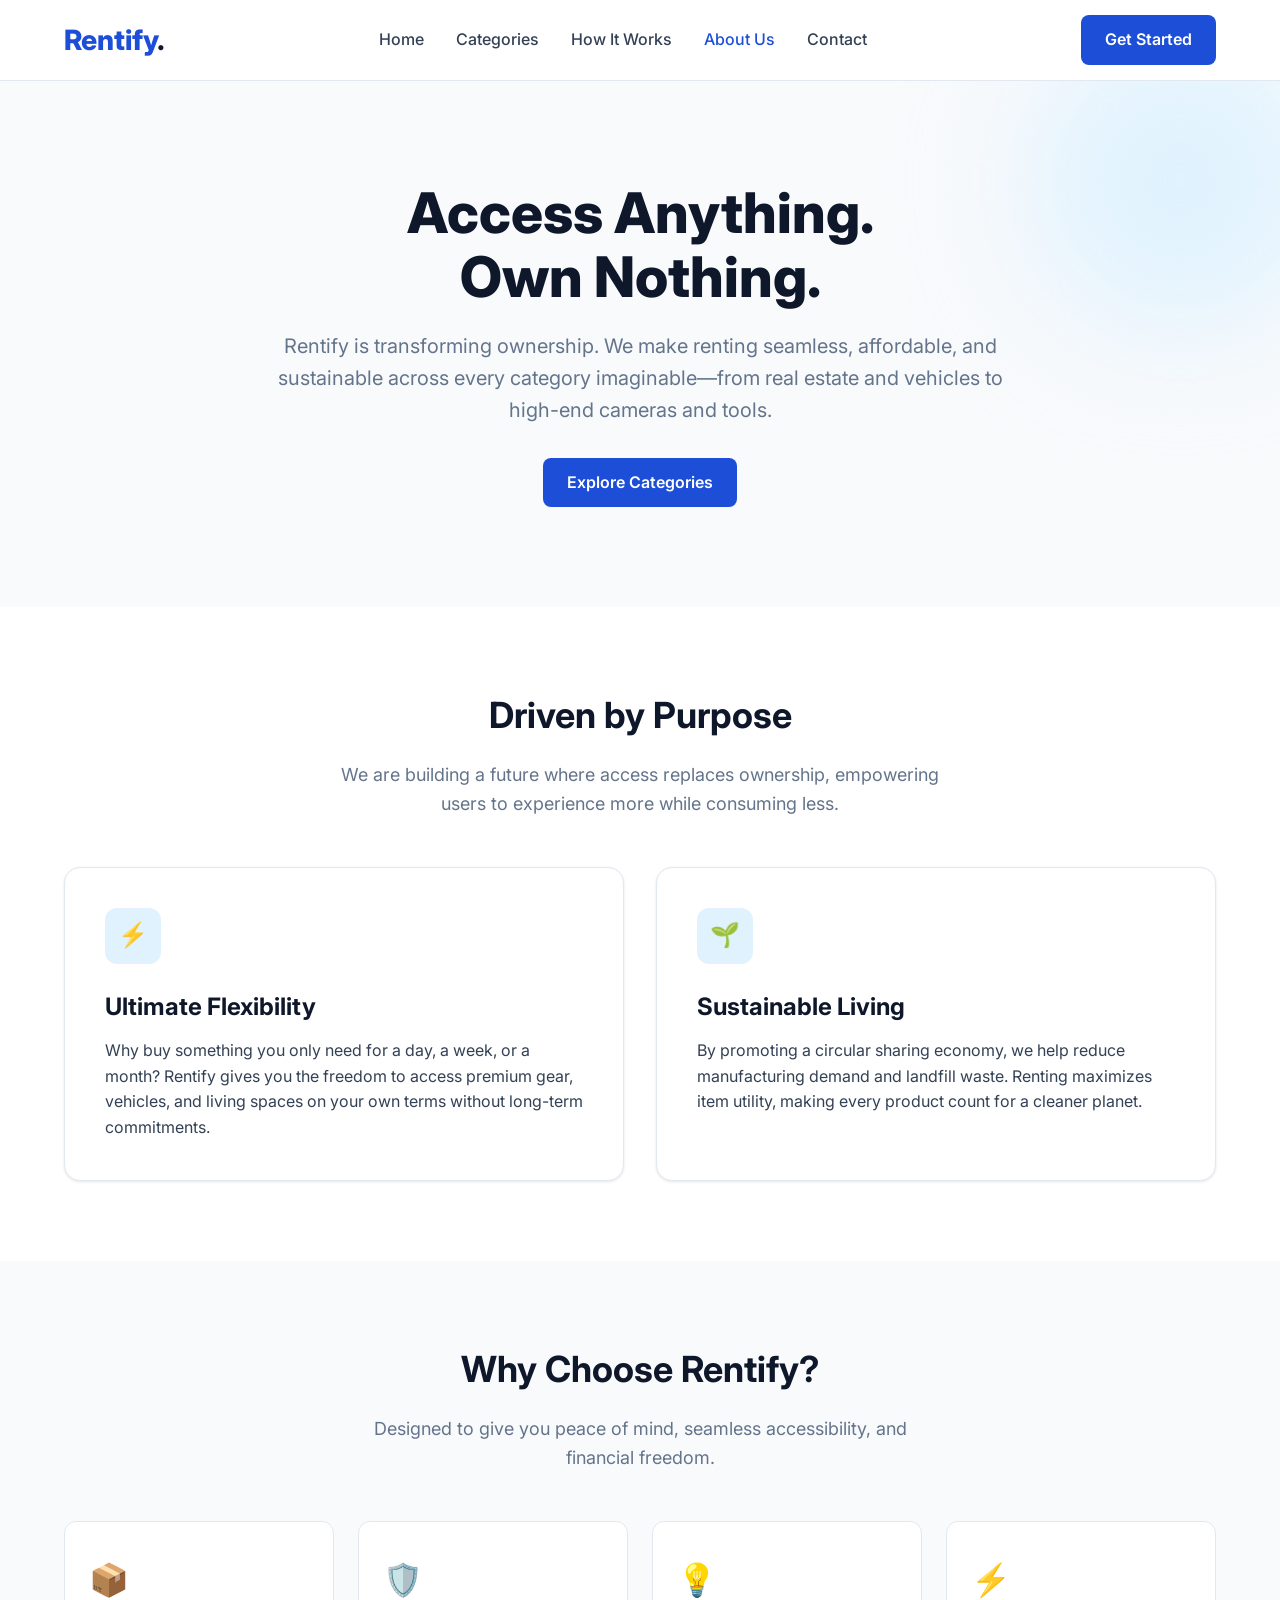
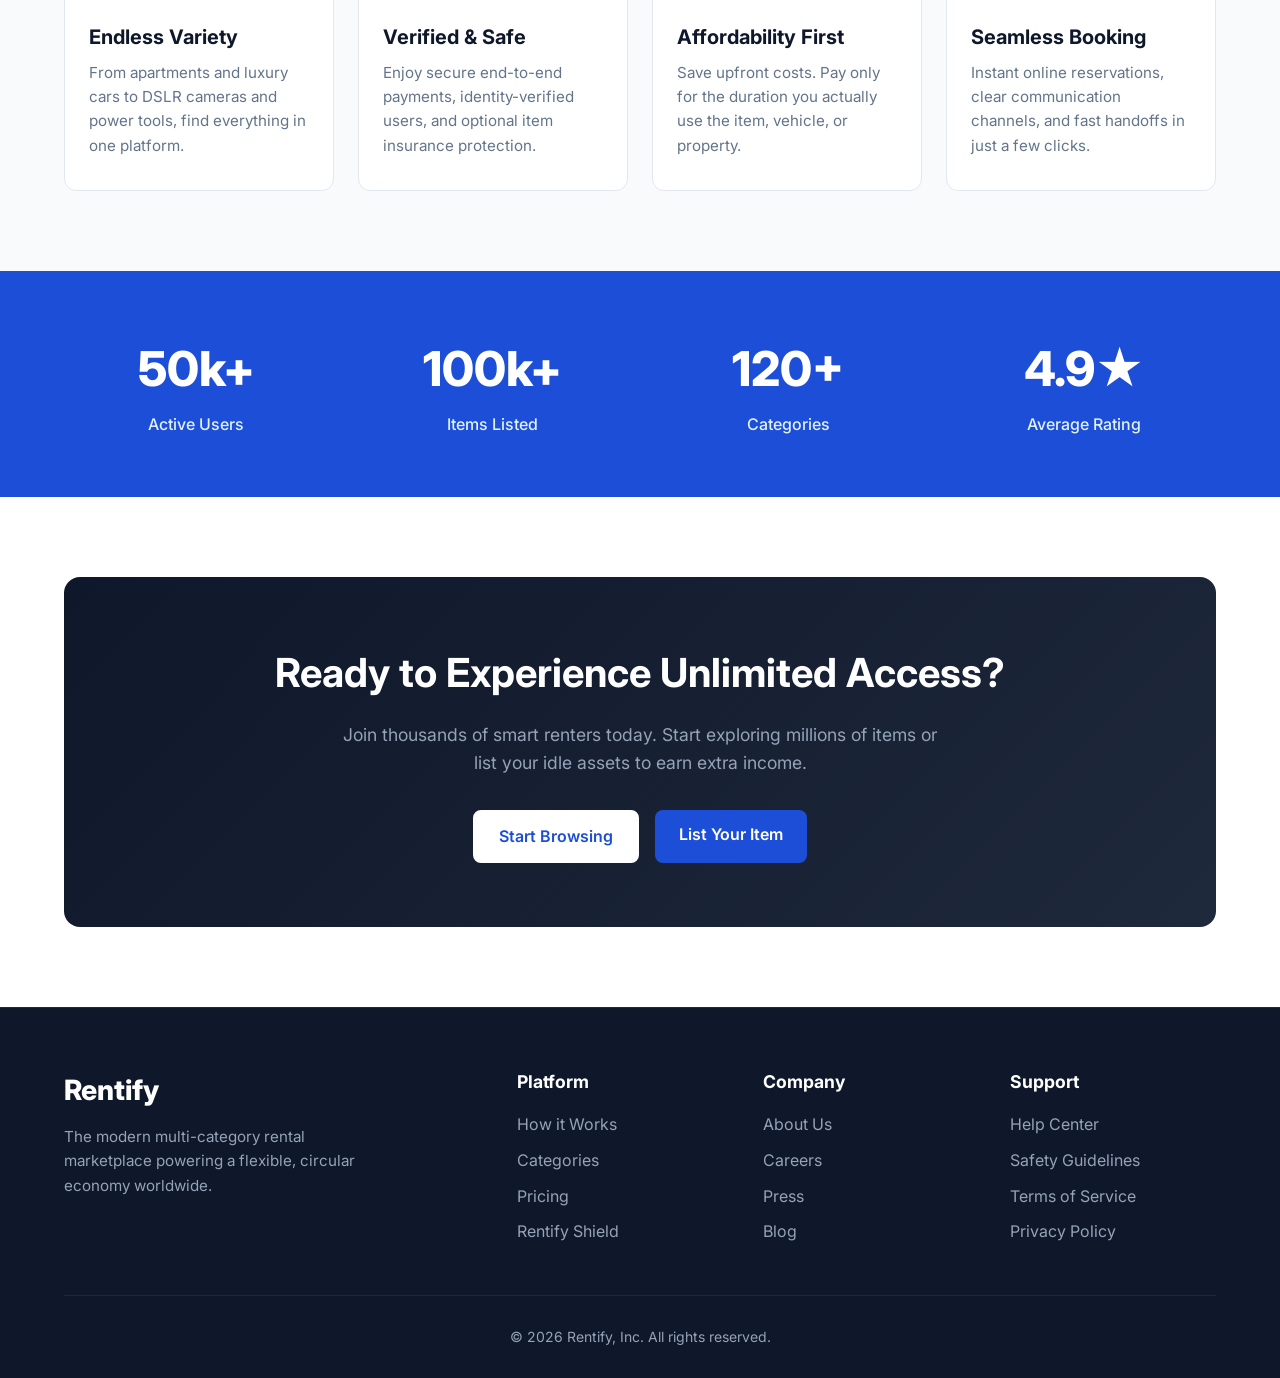
<file: templates/test.html>
<!DOCTYPE html>
<html lang="en">
<head>
    <meta charset="UTF-8">
    <meta name="viewport" content="width=device-width, initial-scale=1.0">
    <title>About Us - Rentify</title>
    <link rel="preconnect" href="https://fonts.googleapis.com">
    <link rel="preconnect" href="https://fonts.gstatic.com" crossorigin>
    <link href="https://fonts.googleapis.com/css2?family=Inter:wght@300;400;500;600;700;800&display=swap" rel="stylesheet">
    
    <style>
        :root {
            --primary-blue: #1D4ED8;
            --primary-hover: #1E40AF;
            --deep-navy: #0F172A;
            --accent-light-blue: #E0F2FE;
            --bg-light: #F8FAFC;
            --text-main: #334155;
            --text-muted: #64748B;
            --white: #FFFFFF;
            --border-color: #E2E8F0;
            --shadow-sm: 0 1px 3px rgba(0,0,0,0.1);
            --shadow-md: 0 4px 6px -1px rgba(0,0,0,0.1), 0 2px 4px -1px rgba(0,0,0,0.06);
            --shadow-lg: 0 10px 15px -3px rgba(0,0,0,0.1), 0 4px 6px -2px rgba(0,0,0,0.05);
            --radius-sm: 8px;
            --radius-md: 12px;
            --radius-lg: 16px;
            --transition: all 0.3s ease;
        }

        * {
            margin: 0;
            padding: 0;
            box-sizing: border-box;
        }

        body {
            font-family: 'Inter', sans-serif;
            color: var(--text-main);
            background-color: var(--white);
            line-height: 1.6;
        }

        a {
            text-decoration: none;
            color: inherit;
        }

        ul {
            list-style: none;
        }
        .container {
            max-width: 1200px;
            margin: 0 auto;
            padding: 0 24px;
        }

        .section-padding {
            padding: 80px 0;
        }

        .text-center {
            text-align: center;
        }

        .section-title {
            font-size: 2.25rem;
            font-weight: 700;
            color: var(--deep-navy);
            margin-bottom: 16px;
        }

        .section-subtitle {
            font-size: 1.125rem;
            color: var(--text-muted);
            max-width: 600px;
            margin: 0 auto 48px auto;
        }

        /* Buttons */
        .btn {
            display: inline-block;
            font-weight: 600;
            padding: 12px 24px;
            border-radius: var(--radius-sm);
            transition: var(--transition);
            cursor: pointer;
            border: none;
        }

        .btn-primary {
            background-color: var(--primary-blue);
            color: var(--white);
        }

        .btn-primary:hover {
            background-color: var(--primary-hover);
            transform: translateY(-2px);
            box-shadow: var(--shadow-md);
        }

        .btn-secondary {
            background-color: var(--white);
            color: var(--primary-blue);
            border: 2px solid var(--white);
        }

        .btn-secondary:hover {
            background-color: var(--accent-light-blue);
            color: var(--primary-hover);
            transform: translateY(-2px);
        }
        .header {
            position: sticky;
            top: 0;
            background-color: rgba(255, 255, 255, 0.95);
            backdrop-filter: blur(8px);
            border-bottom: 1px solid var(--border-color);
            z-index: 1000;
        }

        .nav-container {
            display: flex;
            align-items: center;
            justify-content: space-between;
            height: 80px;
        }

        .logo {
            font-size: 1.75rem;
            font-weight: 800;
            color: var(--primary-blue);
        }

        .logo span {
            color: var(--deep-navy);
        }

        .nav-links {
            display: flex;
            gap: 32px;
            align-items: center;
        }

        .nav-link {
            font-weight: 500;
            color: var(--text-main);
            transition: var(--transition);
        }

        .nav-link:hover, .nav-link.active {
            color: var(--primary-blue);
        }

        /* Mobile Menu Toggle */
        .menu-toggle {
            display: none;
            flex-direction: column;
            gap: 5px;
            cursor: pointer;
        }

        .menu-toggle span {
            width: 25px;
            height: 3px;
            background-color: var(--deep-navy);
            border-radius: 2px;
        }
        .hero {
            background-color: var(--bg-light);
            padding: 100px 0;
            text-align: center;
            position: relative;
            overflow: hidden;
        }

        .hero::before {
            content: '';
            position: absolute;
            top: -50px;
            right: -50px;
            width: 300px;
            height: 300px;
            background: var(--accent-light-blue);
            border-radius: 50%;
            filter: blur(60px);
            z-index: 0;
        }

        .hero-content {
            position: relative;
            z-index: 1;
            max-width: 800px;
            margin: 0 auto;
        }

        .hero-title {
            font-size: 3.5rem;
            font-weight: 800;
            color: var(--deep-navy);
            line-height: 1.15;
            margin-bottom: 20px;
        }

        .hero-subtitle {
            font-size: 1.25rem;
            color: var(--text-muted);
            margin-bottom: 32px;
        }
        .mission-grid {
            display: grid;
            grid-template-columns: repeat(auto-fit, minmax(320px, 1fr));
            gap: 32px;
        }

        .mission-card {
            background-color: var(--white);
            border-radius: var(--radius-lg);
            padding: 40px;
            border: 1px solid var(--border-color);
            box-shadow: var(--shadow-sm);
            transition: var(--transition);
        }

        .mission-card:hover {
            transform: translateY(-5px);
            box-shadow: var(--shadow-lg);
            border-color: var(--accent-light-blue);
        }

        .card-icon {
            width: 56px;
            height: 56px;
            background-color: var(--accent-light-blue);
            color: var(--primary-blue);
            border-radius: var(--radius-md);
            display: flex;
            align-items: center;
            justify-content: center;
            font-size: 1.5rem;
            margin-bottom: 24px;
        }

        .mission-card h3 {
            font-size: 1.5rem;
            color: var(--deep-navy);
            margin-bottom: 12px;
        }
        .features-section {
            background-color: var(--bg-light);
        }

        .features-grid {
            display: grid;
            grid-template-columns: repeat(auto-fit, minmax(250px, 1fr));
            gap: 24px;
        }

        .feature-card {
            background-color: var(--white);
            padding: 32px 24px;
            border-radius: var(--radius-md);
            border: 1px solid var(--border-color);
            transition: var(--transition);
        }

        .feature-card:hover {
            box-shadow: var(--shadow-md);
            border-color: var(--primary-blue);
        }

        .feature-icon {
            font-size: 2rem;
            margin-bottom: 16px;
        }

        .feature-card h4 {
            font-size: 1.25rem;
            color: var(--deep-navy);
            margin-bottom: 8px;
        }

        .feature-card p {
            color: var(--text-muted);
            font-size: 0.95rem;
        }
        .stats-banner {
            background-color: var(--primary-blue);
            color: var(--white);
            padding: 60px 0;
        }

        .stats-grid {
            display: grid;
            grid-template-columns: repeat(auto-fit, minmax(200px, 1fr));
            gap: 32px;
            text-align: center;
        }

        .stat-number {
            font-size: 3rem;
            font-weight: 800;
            margin-bottom: 4px;
        }

        .stat-label {
            font-size: 1rem;
            color: var(--accent-light-blue);
            font-weight: 500;
        }
        .cta-section {
            background: linear-gradient(135deg, var(--deep-navy) 0%, #1E293B 100%);
            color: var(--white);
            border-radius: var(--radius-lg);
            padding: 64px 32px;
            margin: 80px auto;
            text-align: center;
        }

        .cta-title {
            font-size: 2.5rem;
            font-weight: 700;
            margin-bottom: 16px;
        }

        .cta-subtitle {
            color: #94A3B8;
            max-width: 600px;
            margin: 0 auto 32px auto;
            font-size: 1.1rem;
        }

        .cta-buttons {
            display: flex;
            gap: 16px;
            justify-content: center;
            flex-wrap: wrap;
        }
        .footer {
            background-color: var(--deep-navy);
            color: #94A3B8;
            padding: 60px 0 30px 0;
            border-top: 1px solid #1E293B;
        }

        .footer-grid {
            display: grid;
            grid-template-columns: 2fr repeat(3, 1fr);
            gap: 40px;
            margin-bottom: 40px;
        }

        .footer-brand .logo {
            color: var(--white);
            margin-bottom: 12px;
            display: inline-block;
        }

        .footer-brand p {
            font-size: 0.95rem;
            max-width: 300px;
        }

        .footer-column h5 {
            color: var(--white);
            font-size: 1.1rem;
            margin-bottom: 16px;
        }

        .footer-column ul li {
            margin-bottom: 10px;
        }

        .footer-column a {
            transition: var(--transition);
        }

        .footer-column a:hover {
            color: var(--white);
        }

        .footer-bottom {
            text-align: center;
            padding-top: 30px;
            border-top: 1px solid #1E293B;
            font-size: 0.875rem;
        }
        @media (max-width: 900px) {
            .footer-grid {
                grid-template-columns: 1fr 1fr;
            }
        }

        @media (max-width: 768px) {
            .menu-toggle {
                display: flex;
            }

            .nav-links {
                display: none; /* Hide on mobile; can be toggled with JS */
                position: absolute;
                top: 80px;
                left: 0;
                width: 100%;
                background-color: var(--white);
                flex-direction: column;
                padding: 24px;
                border-bottom: 1px solid var(--border-color);
                box-shadow: var(--shadow-md);
            }

            .hero-title {
                font-size: 2.5rem;
            }

            .section-title {
                font-size: 1.875rem;
            }

            .cta-title {
                font-size: 2rem;
            }

            .footer-grid {
                grid-template-columns: 1fr;
            }
        }
    </style>
</head>
<body>

    <header class="header">
        <div class="container nav-container">
            <a href="#" class="logo">Rentify<span>.</span></a>
            
            <nav class="nav-links">
                <a href="#" class="nav-link">Home</a>
                <a href="#" class="nav-link">Categories</a>
                <a href="#" class="nav-link">How It Works</a>
                <a href="#" class="nav-link active">About Us</a>
                <a href="#" class="nav-link">Contact</a>
            </nav>

            <a href="#" class="btn btn-primary">Get Started</a>

            <div class="menu-toggle" aria-label="Toggle navigation">
                <span></span>
                <span></span>
                <span></span>
            </div>
        </div>
    </header>

    <section class="hero">
        <div class="container hero-content">
            <h1 class="hero-title">Access Anything.<br>Own Nothing.</h1>
            <p class="hero-subtitle">
                Rentify is transforming ownership. We make renting seamless, affordable, and sustainable across every category imaginable—from real estate and vehicles to high-end cameras and tools.
            </p>
            <a href="#" class="btn btn-primary">Explore Categories</a>
        </div>
    </section>

    <section class="section-padding">
        <div class="container">
            <div class="text-center">
                <h2 class="section-title">Driven by Purpose</h2>
                <p class="section-subtitle">We are building a future where access replaces ownership, empowering users to experience more while consuming less.</p>
            </div>

            <div class="mission-grid">
                <div class="mission-card">
                    <div class="card-icon">⚡</div>
                    <h3>Ultimate Flexibility</h3>
                    <p>Why buy something you only need for a day, a week, or a month? Rentify gives you the freedom to access premium gear, vehicles, and living spaces on your own terms without long-term commitments.</p>
                </div>

                <div class="mission-card">
                    <div class="card-icon">🌱</div>
                    <h3>Sustainable Living</h3>
                    <p>By promoting a circular sharing economy, we help reduce manufacturing demand and landfill waste. Renting maximizes item utility, making every product count for a cleaner planet.</p>
                </div>
            </div>
        </div>
    </section>

    <section class="section-padding features-section">
        <div class="container">
            <div class="text-center">
                <h2 class="section-title">Why Choose Rentify?</h2>
                <p class="section-subtitle">Designed to give you peace of mind, seamless accessibility, and financial freedom.</p>
            </div>

            <div class="features-grid">
                <div class="feature-card">
                    <div class="feature-icon">📦</div>
                    <h4>Endless Variety</h4>
                    <p>From apartments and luxury cars to DSLR cameras and power tools, find everything in one platform.</p>
                </div>

                <div class="feature-card">
                    <div class="feature-icon">🛡️</div>
                    <h4>Verified & Safe</h4>
                    <p>Enjoy secure end-to-end payments, identity-verified users, and optional item insurance protection.</p>
                </div>

                <div class="feature-card">
                    <div class="feature-icon">💡</div>
                    <h4>Affordability First</h4>
                    <p>Save upfront costs. Pay only for the duration you actually use the item, vehicle, or property.</p>
                </div>

                <div class="feature-card">
                    <div class="feature-icon">⚡</div>
                    <h4>Seamless Booking</h4>
                    <p>Instant online reservations, clear communication channels, and fast handoffs in just a few clicks.</p>
                </div>
            </div>
        </div>
    </section>

    <section class="stats-banner">
        <div class="container">
            <div class="stats-grid">
                <div>
                    <div class="stat-number">50k+</div>
                    <div class="stat-label">Active Users</div>
                </div>
                <div>
                    <div class="stat-number">100k+</div>
                    <div class="stat-label">Items Listed</div>
                </div>
                <div>
                    <div class="stat-number">120+</div>
                    <div class="stat-label">Categories</div>
                </div>
                <div>
                    <div class="stat-number">4.9★</div>
                    <div class="stat-label">Average Rating</div>
                </div>
            </div>
        </div>
    </section>

    <div class="container">
        <section class="cta-section">
            <h2 class="cta-title">Ready to Experience Unlimited Access?</h2>
            <p class="cta-subtitle">Join thousands of smart renters today. Start exploring millions of items or list your idle assets to earn extra income.</p>
            <div class="cta-buttons">
                <a href="#" class="btn btn-secondary">Start Browsing</a>
                <a href="#" class="btn btn-primary">List Your Item</a>
            </div>
        </section>
    </div>

    <footer class="footer">
        <div class="container">
            <div class="footer-grid">
                <div class="footer-brand">
                    <a href="#" class="logo">Rentify<span>.</span></a>
                    <p>The modern multi-category rental marketplace powering a flexible, circular economy worldwide.</p>
                </div>

                <div class="footer-column">
                    <h5>Platform</h5>
                    <ul>
                        <li><a href="#">How it Works</a></li>
                        <li><a href="#">Categories</a></li>
                        <li><a href="#">Pricing</a></li>
                        <li><a href="#">Rentify Shield</a></li>
                    </ul>
                </div>

                <div class="footer-column">
                    <h5>Company</h5>
                    <ul>
                        <li><a href="#">About Us</a></li>
                        <li><a href="#">Careers</a></li>
                        <li><a href="#">Press</a></li>
                        <li><a href="#">Blog</a></li>
                    </ul>
                </div>

                <div class="footer-column">
                    <h5>Support</h5>
                    <ul>
                        <li><a href="#">Help Center</a></li>
                        <li><a href="#">Safety Guidelines</a></li>
                        <li><a href="#">Terms of Service</a></li>
                        <li><a href="#">Privacy Policy</a></li>
                    </ul>
                </div>
            </div>

            <div class="footer-bottom">
                <p>&copy; 2026 Rentify, Inc. All rights reserved.</p>
            </div>
        </div>
    </footer>

</body>
</html>
</file>
